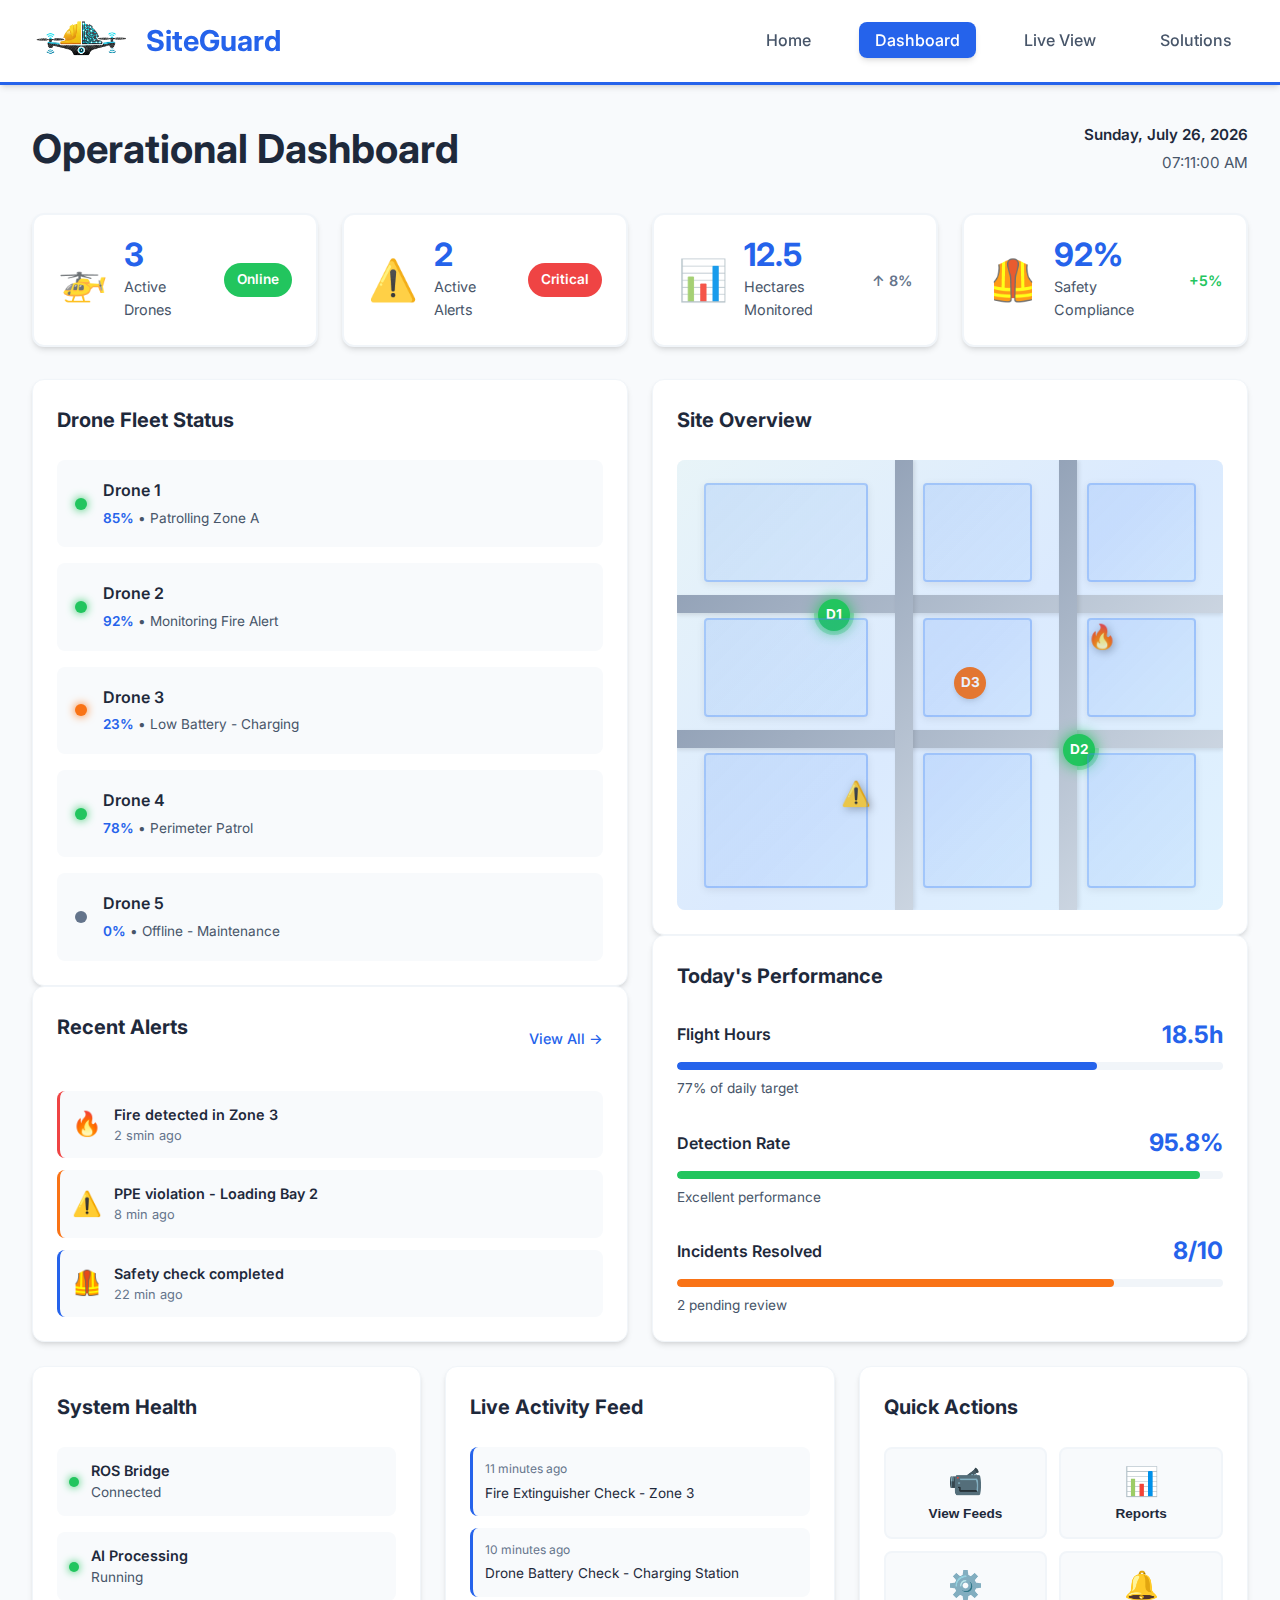
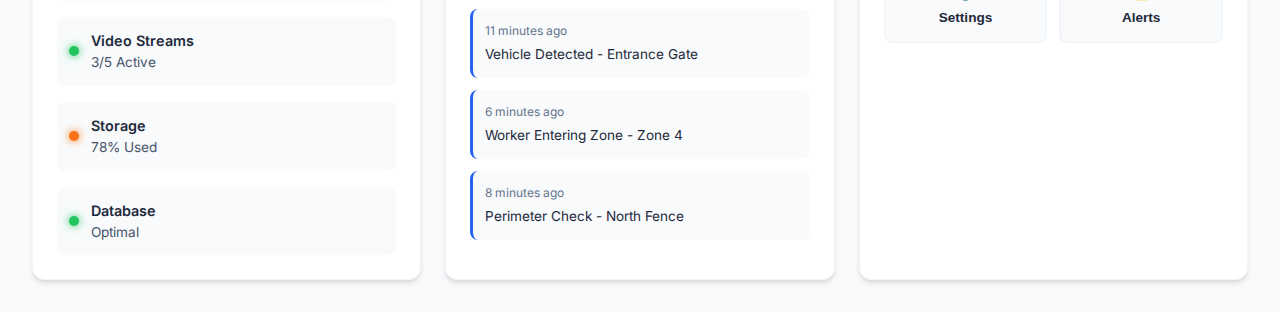
<file: SiteGaurd/dashboard.html>
<!DOCTYPE html>
<html lang="en">
<head>
    <meta charset="UTF-8">
    <meta name="viewport" content="width=device-width, initial-scale=1.0">
    <title>Dashboard - SiteGuard</title>
    <link rel="stylesheet" href="styles.css">
    <link href="https://fonts.googleapis.com/css2?family=Inter:wght@300;400;600;700&display=swap" rel="stylesheet">
</head>
<body>
    <!-- Navigation Bar -->
    <nav class="navbar">
        <div class="nav-container">
            <div class="nav-logo">
                <img src="logo.png" alt="SiteGuard Logo" class="logo-image">
                <h1>SiteGuard</h1>
            </div>
            <ul class="nav-menu">
                <li><a href="index.html">Home</a></li>
                <li><a href="dashboard.html" class="active">Dashboard</a></li>
                <li><a href="live-view.html">Live View</a></li>
                <li><a href="solutions.html">Solutions</a></li>
            </ul>
        </div>
    </nav>

    <!-- Dashboard Container -->
    <div class="dashboard-page">
        <div class="dashboard-header">
            <h1>Operational Dashboard</h1>
            <div class="dashboard-time">
                <span id="currentDate">Loading...</span>
                <span id="currentTime">Loading...</span>
            </div>
        </div>

        <div class="dashboard-content">
            
            <!-- Quick Stats Row -->
            <section class="quick-stats">
                <div class="stat-box stat-active">
                    <div class="stat-icon">🚁</div>
                    <div class="stat-info">
                        <div class="stat-value" id="activeDrones">3</div>
                        <div class="stat-label">Active Drones</div>
                    </div>
                    <div class="stat-status online">Online</div>
                </div>

                <div class="stat-box stat-alerts">
                    <div class="stat-icon">⚠️</div>
                    <div class="stat-info">
                        <div class="stat-value" id="activeAlerts">2</div>
                        <div class="stat-label">Active Alerts</div>
                    </div>
                    <div class="stat-status critical">Critical</div>
                </div>

                <div class="stat-box stat-monitored">
                    <div class="stat-icon">📊</div>
                    <div class="stat-info">
                        <div class="stat-value" id="areaMonitored">12.5</div>
                        <div class="stat-label">Hectares Monitored</div>
                    </div>
                    <div class="stat-trend">↑ 8%</div>
                </div>

                <div class="stat-box stat-compliance">
                    <div class="stat-icon">🦺</div>
                    <div class="stat-info">
                        <div class="stat-value" id="safetyScore">92%</div>
                        <div class="stat-label">Safety Compliance</div>
                    </div>
                    <div class="stat-trend positive">+5%</div>
                </div>
            </section>

            <!-- Main Dashboard Grid -->
            <div class="dashboard-grid">
                
                <!-- Left Column -->
                <div class="dashboard-left">
                    
                    <!-- Drone Fleet Status -->
                    <section class="dashboard-card drone-fleet-card">
                        <h2 class="card-title">Drone Fleet Status</h2>
                        <div class="drone-fleet-grid" id="droneFleetGrid">
                            <!-- Will be populated by JavaScript -->
                        </div>
                    </section>

                    <!-- Recent Alerts -->
                    <section class="dashboard-card alerts-summary-card">
                        <div class="card-header">
                            <h2 class="card-title">Recent Alerts</h2>
                            <a href="#" class="view-all-link">View All →</a>
                        </div>
                        <div class="alerts-summary-list" id="alertsSummaryList">
                            <!-- Will be populated by JavaScript -->
                        </div>
                    </section>

                </div>

                <!-- Center Column -->
                <div class="dashboard-center">
                    
                    <!-- Site Overview Map -->
                    <section class="dashboard-card site-overview-card">
                        <h2 class="card-title">Site Overview</h2>
                        <div class="site-overview-map">
                            <div class="map-background">
                                <!-- Roads/Streets -->
                                <div class="dashboard-road horizontal" style="top: 30%;"></div>
                                <div class="dashboard-road horizontal" style="top: 60%;"></div>
                                <div class="dashboard-road vertical" style="left: 40%;"></div>
                                <div class="dashboard-road vertical" style="left: 70%;"></div>
                                
                                <!-- Buildings/Areas -->
                                <div class="dashboard-building" style="top: 5%; left: 5%; width: 30%; height: 22%;"></div>
                                <div class="dashboard-building" style="top: 5%; left: 45%; width: 20%; height: 22%;"></div>
                                <div class="dashboard-building" style="top: 5%; left: 75%; width: 20%; height: 22%;"></div>
                                
                                <div class="dashboard-building" style="top: 35%; left: 5%; width: 30%; height: 22%;"></div>
                                <div class="dashboard-building" style="top: 35%; left: 45%; width: 20%; height: 22%;"></div>
                                <div class="dashboard-building" style="top: 35%; left: 75%; width: 20%; height: 22%;"></div>
                                
                                <div class="dashboard-building" style="top: 65%; left: 5%; width: 30%; height: 30%;"></div>
                                <div class="dashboard-building" style="top: 65%; left: 45%; width: 20%; height: 30%;"></div>
                                <div class="dashboard-building" style="top: 65%; left: 75%; width: 20%; height: 30%;"></div>
                            </div>
                            
                            <!-- Live drone markers -->
                            <div class="map-drone-marker" style="top: 30%; left: 25%;" data-status="active">
                                <div class="marker-pulse"></div>
                                <span class="marker-label">D1</span>
                            </div>
                            
                            <div class="map-drone-marker" style="top: 60%; left: 70%;" data-status="active">
                                <div class="marker-pulse"></div>
                                <span class="marker-label">D2</span>
                            </div>
                            
                            <div class="map-drone-marker" style="top: 45%; left: 50%;" data-status="charging">
                                <span class="marker-label">D3</span>
                            </div>

                            <!-- Alert markers -->
                            <div class="map-alert-marker" style="top: 35%; left: 75%;" data-type="fire">
                                <span class="alert-marker-icon">🔥</span>
                            </div>
                            
                            <div class="map-alert-marker" style="top: 70%; left: 30%;" data-type="warning">
                                <span class="alert-marker-icon">⚠️</span>
                            </div>
                        </div>
                    </section>

                    <!-- Performance Charts -->
                    <section class="dashboard-card performance-card">
                        <h2 class="card-title">Today's Performance</h2>
                        <div class="performance-metrics">
                            <div class="metric-item">
                                <div class="metric-header">
                                    <span class="metric-name">Flight Hours</span>
                                    <span class="metric-value-main">18.5h</span>
                                </div>
                                <div class="progress-bar">
                                    <div class="progress-fill" style="width: 77%;"></div>
                                </div>
                                <div class="metric-footer">77% of daily target</div>
                            </div>

                            <div class="metric-item">
                                <div class="metric-header">
                                    <span class="metric-name">Detection Rate</span>
                                    <span class="metric-value-main">95.8%</span>
                                </div>
                                <div class="progress-bar">
                                    <div class="progress-fill success" style="width: 95.8%;"></div>
                                </div>
                                <div class="metric-footer">Excellent performance</div>
                            </div>

                            <div class="metric-item">
                                <div class="metric-header">
                                    <span class="metric-name">Incidents Resolved</span>
                                    <span class="metric-value-main">8/10</span>
                                </div>
                                <div class="progress-bar">
                                    <div class="progress-fill warning" style="width: 80%;"></div>
                                </div>
                                <div class="metric-footer">2 pending review</div>
                            </div>
                        </div>
                    </section>

                </div>

                <!-- Right Column -->
                <div class="dashboard-right">
                    
                    <!-- System Health -->
                    <section class="dashboard-card system-health-card">
                        <h2 class="card-title">System Health</h2>
                        <div class="health-items">
                            <div class="health-item">
                                <div class="health-indicator online"></div>
                                <div class="health-info">
                                    <div class="health-name">ROS Bridge</div>
                                    <div class="health-status">Connected</div>
                                </div>
                            </div>

                            <div class="health-item">
                                <div class="health-indicator online"></div>
                                <div class="health-info">
                                    <div class="health-name">AI Processing</div>
                                    <div class="health-status">Running</div>
                                </div>
                            </div>

                            <div class="health-item">
                                <div class="health-indicator online"></div>
                                <div class="health-info">
                                    <div class="health-name">Video Streams</div>
                                    <div class="health-status">3/5 Active</div>
                                </div>
                            </div>

                            <div class="health-item">
                                <div class="health-indicator warning"></div>
                                <div class="health-info">
                                    <div class="health-name">Storage</div>
                                    <div class="health-status">78% Used</div>
                                </div>
                            </div>

                            <div class="health-item">
                                <div class="health-indicator online"></div>
                                <div class="health-info">
                                    <div class="health-name">Database</div>
                                    <div class="health-status">Optimal</div>
                                </div>
                            </div>
                        </div>
                    </section>

                    <!-- Live Activity Feed -->
                    <section class="dashboard-card activity-feed-card">
                        <h2 class="card-title">Live Activity Feed</h2>
                        <div class="activity-feed" id="activityFeed">
                            <!-- Will be populated by JavaScript -->
                        </div>
                    </section>

                    <!-- Quick Actions -->
                    <section class="dashboard-card quick-actions-card">
                        <h2 class="card-title">Quick Actions</h2>
                        <div class="quick-actions-grid">
                            <button class="action-btn" onclick="window.location.href='live-view.html'">
                                <span class="action-icon">📹</span>
                                <span class="action-label">View Feeds</span>
                            </button>
                            <button class="action-btn">
                                <span class="action-icon">📊</span>
                                <span class="action-label">Reports</span>
                            </button>
                            <button class="action-btn">
                                <span class="action-icon">⚙️</span>
                                <span class="action-label">Settings</span>
                            </button>
                            <button class="action-btn">
                                <span class="action-icon">🔔</span>
                                <span class="action-label">Alerts</span>
                            </button>
                        </div>
                    </section>

                </div>

            </div>

        </div>
    </div>

    <script src="app.js"></script>
    <script>
        // Dashboard-specific initialization
        document.addEventListener('DOMContentLoaded', function() {
            if (typeof initializeDashboardPage === 'function') {
                initializeDashboardPage();
            }
        });
    </script>
</body>
</html>
</file>
<file: SiteGaurd/styles.css>
/* ===================================
   SiteGuard Stylesheet
   Modern, responsive design with dark mode dashboard
   =================================== */

/* Root Variables */
:root {
    --primary-blue: #2563eb;
    --primary-blue-dark: #1d4ed8;
    --primary-blue-light: #3b82f6;
    --accent-yellow: #f59e0b;
    --accent-orange: #fb923c;
    
    /* Light theme colors */
    --bg-primary: #ffffff;
    --bg-secondary: #f8fafc;
    --bg-tertiary: #f1f5f9;
    --bg-card: #ffffff;
    
    /* Text colors */
    --text-primary: #1e293b;
    --text-secondary: #475569;
    --text-tertiary: #64748b;
    --text-light: #94a3b8;
    
    /* Status colors */
    --success-green: #22c55e;
    --warning-orange: #f97316;
    --danger-red: #ef4444;
    --critical-red: #dc2626;
    --purple-alert: #a855f7;
    
    --font-main: 'Inter', -apple-system, BlinkMacSystemFont, 'Segoe UI', sans-serif;
    --transition-speed: 0.3s;
    --shadow-sm: 0 1px 3px 0 rgba(0, 0, 0, 0.1), 0 1px 2px -1px rgba(0, 0, 0, 0.1);
    --shadow-md: 0 4px 6px -1px rgba(0, 0, 0, 0.1), 0 2px 4px -2px rgba(0, 0, 0, 0.1);
    --shadow-lg: 0 10px 15px -3px rgba(0, 0, 0, 0.1), 0 4px 6px -4px rgba(0, 0, 0, 0.1);
    --shadow-xl: 0 20px 25px -5px rgba(0, 0, 0, 0.1), 0 8px 10px -6px rgba(0, 0, 0, 0.1);
}

/* Reset & Base Styles */
* {
    margin: 0;
    padding: 0;
    box-sizing: border-box;
}

html {
    scroll-behavior: smooth;
}

body {
    font-family: var(--font-main);
    background-color: var(--bg-secondary);
    color: var(--text-primary);
    line-height: 1.6;
    overflow-x: hidden;
}

/* ===================================
   Navigation Bar
   =================================== */

.navbar {
    background: var(--bg-primary);
    padding: 1rem 0;
    box-shadow: var(--shadow-md);
    position: sticky;
    top: 0;
    z-index: 1000;
    border-bottom: 3px solid var(--primary-blue);
}

.nav-container {
    max-width: 1400px;
    margin: 0 auto;
    padding: 0 2rem;
    display: flex;
    justify-content: space-between;
    align-items: center;
}

.nav-logo {
    display: flex;
    align-items: center;
    gap: 1rem;
}

.logo-image {
    height: 50px;
    width: auto;
    transition: transform var(--transition-speed);
}

.logo-image:hover {
    transform: scale(1.05);
}

.nav-logo h1 {
    font-size: 1.8rem;
    font-weight: 700;
    color: var(--primary-blue);
}

.nav-menu {
    display: flex;
    list-style: none;
    gap: 2rem;
}

.nav-menu a {
    color: var(--text-secondary);
    text-decoration: none;
    font-weight: 500;
    padding: 0.5rem 1rem;
    border-radius: 8px;
    transition: all var(--transition-speed);
}

.nav-menu a:hover {
    background-color: var(--bg-tertiary);
    color: var(--primary-blue);
    transform: translateY(-2px);
}

.nav-menu a.active {
    background-color: var(--primary-blue);
    color: white;
    box-shadow: var(--shadow-md);
}

/* ===================================
   Hero Section
   =================================== */

.hero {
    position: relative;
    height: 60vh;
    min-height: 500px;
    display: flex;
    align-items: center;
    justify-content: center;
    background: linear-gradient(135deg, var(--primary-blue) 0%, var(--primary-blue-dark) 50%, #1e40af 100%);
    overflow: hidden;
}

.hero::before {
    content: '';
    position: absolute;
    top: 0;
    left: 0;
    right: 0;
    bottom: 0;
    background: url('https://via.placeholder.com/1920x1080/2563eb/ffffff?text=Drone+Aerial+View') center/cover;
    opacity: 0.1;
    z-index: 0;
}

.hero-content {
    position: relative;
    z-index: 1;
    text-align: center;
    max-width: 900px;
    padding: 2rem;
}

.hero-title {
    font-size: 3rem;
    font-weight: 700;
    margin-bottom: 1.5rem;
    line-height: 1.2;
    color: white;
    text-shadow: 2px 2px 8px rgba(0,0,0,0.3);
}

.hero-subtitle {
    font-size: 1.4rem;
    color: rgba(255, 255, 255, 0.9);
    margin-bottom: 2rem;
    font-weight: 300;
}

.hero-overlay {
    position: absolute;
    bottom: 0;
    left: 0;
    right: 0;
    height: 100px;
    background: linear-gradient(to top, var(--bg-secondary), transparent);
}

/* ===================================
   Buttons
   =================================== */

.btn {
    padding: 0.75rem 1.5rem;
    border: none;
    border-radius: 8px;
    font-weight: 600;
    cursor: pointer;
    transition: all var(--transition-speed);
    text-decoration: none;
    display: inline-block;
    font-size: 1rem;
}

.btn-primary {
    background: var(--primary-blue);
    color: white;
}

.btn-primary:hover {
    background: var(--primary-blue-dark);
    transform: translateY(-3px);
    box-shadow: 0 6px 20px rgba(37, 99, 235, 0.3);
}

.btn-secondary {
    background-color: white;
    color: var(--primary-blue);
    border: 2px solid var(--primary-blue);
}

.btn-secondary:hover {
    background-color: var(--primary-blue);
    color: white;
    transform: translateY(-2px);
}

.btn-danger {
    background-color: var(--danger-red);
    color: white;
}

.btn-danger:hover {
    background-color: var(--critical-red);
    box-shadow: 0 6px 20px rgba(239, 68, 68, 0.3);
}

.btn-warning {
    background-color: var(--warning-orange);
    color: white;
}

.btn-warning:hover {
    background-color: var(--accent-yellow);
}

.btn-large {
    padding: 1rem 2.5rem;
    font-size: 1.1rem;
}

/* ===================================
   Dashboard Container
   =================================== */

.dashboard-container {
    max-width: 1600px;
    margin: 0 auto;
    padding: 3rem 2rem;
}

.section-title {
    font-size: 2rem;
    margin-bottom: 2rem;
    color: var(--text-primary);
    font-weight: 700;
}

/* ===================================
   Critical Alerts Section
   =================================== */

.critical-alerts {
    margin-bottom: 4rem;
}

.alerts-grid {
    display: grid;
    grid-template-columns: repeat(auto-fit, minmax(350px, 1fr));
    gap: 2rem;
}

.alert-card {
    background: var(--bg-card);
    border-radius: 12px;
    padding: 1.5rem;
    box-shadow: var(--shadow-md);
    border: 2px solid transparent;
    transition: all var(--transition-speed);
}

.alert-card:hover {
    transform: translateY(-5px);
    box-shadow: var(--shadow-xl);
}

.alert-fire {
    border-color: var(--danger-red);
    background: linear-gradient(135deg, var(--bg-card) 0%, rgba(239, 68, 68, 0.05) 100%);
}

.alert-ppe {
    border-color: var(--warning-orange);
    background: linear-gradient(135deg, var(--bg-card) 0%, rgba(249, 115, 22, 0.05) 100%);
}

.alert-intruder {
    border-color: var(--purple-alert);
    background: linear-gradient(135deg, var(--bg-card) 0%, rgba(168, 85, 247, 0.05) 100%);
}

.alert-header {
    display: flex;
    align-items: center;
    gap: 1rem;
    margin-bottom: 1rem;
}

.alert-icon {
    font-size: 2rem;
}

.alert-header h3 {
    flex: 1;
    font-size: 1.3rem;
}

.alert-badge {
    padding: 0.3rem 0.8rem;
    border-radius: 20px;
    font-size: 0.8rem;
    font-weight: 600;
}

.alert-badge.critical {
    background-color: var(--danger-red);
    color: white;
}

.alert-badge.warning {
    background-color: var(--warning-orange);
    color: white;
}

.alert-body {
    display: flex;
    gap: 1rem;
    margin-bottom: 1rem;
}

.alert-info {
    flex: 1;
}

.alert-info p {
    margin-bottom: 0.5rem;
    color: var(--text-secondary);
}

.alert-thumbnail {
    width: 150px;
    height: 100px;
    border-radius: 8px;
    overflow: hidden;
}

.alert-thumbnail img {
    width: 100%;
    height: 100%;
    object-fit: cover;
}

/* ===================================
   Site Map Section
   =================================== */

.site-map-section {
    margin-bottom: 4rem;
}

.site-map-container {
    background: var(--bg-card);
    border-radius: 12px;
    padding: 2rem;
    box-shadow: var(--shadow-md);
    border: 1px solid var(--bg-tertiary);
}

.site-map {
    position: relative;
    width: 100%;
    border-radius: 8px;
    overflow: hidden;
    min-height: 500px;
}

.index-map-background {
    position: relative;
    width: 100%;
    height: 500px;
    background: linear-gradient(135deg, #e8f4f8 0%, #dbeafe 50%, #e0f2fe 100%);
    display: flex;
    align-items: center;
    justify-content: center;
}

/* Roads for index page */
.map-road {
    position: absolute;
    background: linear-gradient(135deg, #94a3b8 0%, #cbd5e1 100%);
    z-index: 1;
}

.map-road.horizontal {
    width: 100%;
    height: 20px;
    box-shadow: 0 2px 4px rgba(0,0,0,0.1);
}

.map-road.vertical {
    width: 20px;
    height: 100%;
    box-shadow: 2px 0 4px rgba(0,0,0,0.1);
}

/* Buildings/Areas for index page */
.map-building {
    position: absolute;
    background: linear-gradient(135deg, rgba(59, 130, 246, 0.15) 0%, rgba(96, 165, 250, 0.1) 100%);
    border: 2px solid rgba(59, 130, 246, 0.3);
    border-radius: 4px;
    box-shadow: 0 2px 8px rgba(0,0,0,0.08);
    z-index: 2;
}

.drone-marker,
.alert-marker {
    position: absolute;
    cursor: pointer;
    transition: all var(--transition-speed);
    z-index: 5;
}

.drone-marker:hover,
.alert-marker:hover {
    transform: scale(1.2);
    z-index: 10;
}

.marker-icon {
    font-size: 2rem;
    filter: drop-shadow(2px 2px 4px rgba(0,0,0,0.5));
    animation: pulse 2s infinite;
}

.drone-active .marker-icon {
    filter: drop-shadow(0 0 10px var(--success-green));
}

.drone-charging .marker-icon {
    opacity: 0.6;
    filter: drop-shadow(0 0 10px var(--warning-orange));
}

.marker-tooltip {
    position: absolute;
    top: -40px;
    left: 50%;
    transform: translateX(-50%);
    background: rgba(0, 0, 0, 0.9);
    color: white;
    padding: 0.5rem 1rem;
    border-radius: 6px;
    white-space: nowrap;
    font-size: 0.9rem;
    opacity: 0;
    pointer-events: none;
    transition: opacity var(--transition-speed);
}

.drone-marker:hover .marker-tooltip,
.alert-marker:hover .marker-tooltip {
    opacity: 1;
}

@keyframes pulse {
    0%, 100% { transform: scale(1); }
    50% { transform: scale(1.1); }
}

/* ===================================
   Metrics Section
   =================================== */

.metrics-section {
    margin-bottom: 4rem;
}

.metrics-grid {
    display: grid;
    grid-template-columns: repeat(auto-fit, minmax(250px, 1fr));
    gap: 2rem;
}

.metric-card {
    background: var(--bg-card);
    border-radius: 12px;
    padding: 2rem;
    text-align: center;
    box-shadow: var(--shadow-md);
    border: 2px solid var(--bg-tertiary);
    transition: all var(--transition-speed);
}

.metric-card:hover {
    transform: translateY(-5px);
    box-shadow: var(--shadow-xl);
    border-color: var(--primary-blue);
}

.metric-icon {
    font-size: 3rem;
    margin-bottom: 1rem;
}

.metric-card h3 {
    font-size: 1rem;
    color: var(--text-secondary);
    margin-bottom: 1rem;
    font-weight: 500;
}

.metric-value {
    font-size: 2.5rem;
    font-weight: 700;
    color: var(--primary-blue);
}

.metric-total {
    font-size: 1.5rem;
    color: var(--text-tertiary);
}

.metric-status {
    margin-top: 0.5rem;
    padding: 0.3rem 1rem;
    border-radius: 20px;
    font-size: 0.9rem;
    display: inline-block;
}

.metric-status.online {
    background-color: var(--success-green);
    color: white;
}

.metric-breakdown {
    margin-top: 1rem;
    display: flex;
    justify-content: center;
    gap: 1rem;
    font-size: 0.9rem;
    color: var(--text-secondary);
}

.metric-bar {
    width: 100%;
    height: 8px;
    background-color: var(--bg-tertiary);
    border-radius: 10px;
    margin-top: 1rem;
    overflow: hidden;
}

.metric-bar-fill {
    height: 100%;
    background: linear-gradient(90deg, var(--success-green) 0%, var(--primary-blue) 100%);
    border-radius: 10px;
    transition: width 1s ease;
}

.metric-trend {
    margin-top: 0.5rem;
    font-size: 0.9rem;
    color: var(--text-secondary);
}

.metric-trend.down {
    color: var(--success-green);
}

.activity-indicator {
    width: 60px;
    height: 8px;
    margin: 1rem auto 0;
    border-radius: 10px;
}

.activity-indicator.medium {
    background: linear-gradient(90deg, var(--warning-orange) 0%, var(--accent-yellow) 100%);
}

/* ===================================
   Activity Log Section
   =================================== */

.activity-log-section {
    margin-bottom: 4rem;
}

.activity-log {
    background: var(--bg-card);
    border-radius: 12px;
    padding: 2rem;
    box-shadow: var(--shadow-md);
    max-height: 500px;
    overflow-y: auto;
    border: 1px solid var(--bg-tertiary);
}

.activity-item {
    padding: 1rem;
    border-left: 3px solid var(--primary-blue);
    margin-bottom: 1rem;
    background: var(--bg-secondary);
    border-radius: 6px;
    transition: all var(--transition-speed);
}

.activity-item:hover {
    border-left-color: var(--accent-orange);
    background: var(--bg-tertiary);
    transform: translateX(5px);
}

.activity-time {
    font-size: 0.85rem;
    color: var(--text-tertiary);
}

.activity-type {
    font-weight: 600;
    color: var(--primary-blue);
    margin: 0.3rem 0;
}

.activity-location {
    font-size: 0.9rem;
    color: var(--text-primary);
}

.activity-description {
    font-size: 0.9rem;
    color: var(--text-secondary);
    margin-top: 0.3rem;
}

/* Custom Scrollbar */
.activity-log::-webkit-scrollbar {
    width: 8px;
}

.activity-log::-webkit-scrollbar-track {
    background: var(--bg-tertiary);
    border-radius: 10px;
}

.activity-log::-webkit-scrollbar-thumb {
    background: var(--primary-blue);
    border-radius: 10px;
}

.activity-log::-webkit-scrollbar-thumb:hover {
    background: var(--primary-blue-dark);
}

/* ===================================
   Live View Page Styles
   =================================== */

.live-view-container {
    max-width: 1800px;
    margin: 0 auto;
    padding: 2rem;
}

.page-title {
    font-size: 2.5rem;
    margin-bottom: 2rem;
    color: var(--text-primary);
    font-weight: 700;
}

.live-view-layout {
    display: grid;
    grid-template-columns: 250px 1fr 300px;
    gap: 2rem;
    min-height: 80vh;
}

/* Drone Panel */
.drone-panel {
    background: var(--bg-card);
    border-radius: 12px;
    padding: 1.5rem;
    box-shadow: var(--shadow-md);
    height: fit-content;
    border: 1px solid var(--bg-tertiary);
}

.drone-panel h2 {
    color: var(--text-primary);
    margin-bottom: 1.5rem;
    font-size: 1.3rem;
    font-weight: 700;
}

.drone-list {
    display: flex;
    flex-direction: column;
    gap: 1rem;
}

.drone-item {
    background: var(--bg-secondary);
    border-radius: 8px;
    padding: 1rem;
    cursor: pointer;
    border: 2px solid transparent;
    transition: all var(--transition-speed);
    display: flex;
    gap: 1rem;
    align-items: flex-start;
}

.drone-item:hover {
    border-color: var(--primary-blue);
    transform: translateX(5px);
}

.drone-item.active {
    border-color: var(--primary-blue);
    background: var(--bg-card);
    box-shadow: var(--shadow-md);
}

.drone-status-indicator {
    width: 12px;
    height: 12px;
    border-radius: 50%;
    margin-top: 5px;
    flex-shrink: 0;
}

.drone-status-indicator.online {
    background-color: var(--success-green);
    box-shadow: 0 0 10px var(--success-green);
}

.drone-status-indicator.warning {
    background-color: var(--warning-orange);
    box-shadow: 0 0 10px var(--warning-orange);
}

.drone-status-indicator.offline {
    background-color: var(--grey-text);
}

.drone-info h3 {
    font-size: 1.1rem;
    margin-bottom: 0.3rem;
}

.drone-status {
    font-size: 0.85rem;
    color: var(--text-secondary);
    margin-bottom: 0.5rem;
}

.drone-stats {
    display: flex;
    gap: 1rem;
    font-size: 0.8rem;
    color: var(--text-tertiary);
}

/* Video Main Section */
.video-main {
    background: var(--bg-card);
    border-radius: 12px;
    padding: 2rem;
    box-shadow: var(--shadow-md);
    border: 1px solid var(--bg-tertiary);
}

.video-header {
    display: flex;
    justify-content: space-between;
    align-items: center;
    margin-bottom: 1.5rem;
}

.video-header h2 {
    color: var(--text-primary);
    font-size: 1.5rem;
    font-weight: 700;
}

.video-container {
    position: relative;
    background: #000000;
    border-radius: 8px;
    overflow: hidden;
    margin-bottom: 1.5rem;
    border: 1px solid var(--bg-tertiary);
}

.video-feed {
    position: relative;
    width: 100%;
    aspect-ratio: 16 / 9;
}

.video-feed img,
.video-feed video {
    width: 100%;
    height: 100%;
    object-fit: cover;
}

/* Detection Overlays */
.detection-overlays {
    position: absolute;
    top: 0;
    left: 0;
    right: 0;
    bottom: 0;
    pointer-events: none;
}

.detection-box {
    position: absolute;
    border: 2px solid var(--accent-yellow);
    background: rgba(243, 156, 18, 0.1);
    border-radius: 4px;
    animation: fadeIn 0.3s;
}

.detection-label {
    position: absolute;
    top: -25px;
    left: 0;
    background: var(--accent-yellow);
    color: var(--dark-bg);
    padding: 0.2rem 0.5rem;
    border-radius: 4px;
    font-size: 0.8rem;
    font-weight: 600;
    white-space: nowrap;
}

.detection-confidence {
    margin-left: 0.3rem;
    opacity: 0.8;
}

@keyframes fadeIn {
    from { opacity: 0; }
    to { opacity: 1; }
}

/* Telemetry Overlay */
.telemetry-overlay {
    position: absolute;
    bottom: 1rem;
    left: 1rem;
    background: rgba(0, 0, 0, 0.8);
    padding: 1rem;
    border-radius: 8px;
    display: grid;
    grid-template-columns: repeat(2, 1fr);
    gap: 0.8rem;
    font-size: 0.9rem;
}

.telemetry-item {
    display: flex;
    gap: 0.5rem;
}

.telemetry-label {
    color: rgba(255, 255, 255, 0.7);
}

.telemetry-value {
    color: var(--accent-orange);
    font-weight: 600;
}

/* Stream Status */
.stream-status {
    position: absolute;
    top: 1rem;
    right: 1rem;
    background: rgba(0, 0, 0, 0.8);
    padding: 0.5rem 1rem;
    border-radius: 20px;
    display: flex;
    align-items: center;
    gap: 0.5rem;
    font-size: 0.9rem;
}

.status-dot {
    width: 8px;
    height: 8px;
    border-radius: 50%;
    background-color: var(--success-green);
    animation: blink 2s infinite;
}

@keyframes blink {
    0%, 100% { opacity: 1; }
    50% { opacity: 0.3; }
}

/* Stream Info */
.stream-info {
    display: grid;
    grid-template-columns: repeat(auto-fit, minmax(200px, 1fr));
    gap: 1rem;
    background: var(--bg-secondary);
    padding: 1rem;
    border-radius: 8px;
}

.stream-info p {
    font-size: 0.9rem;
    color: var(--text-secondary);
}

.stream-info span {
    color: var(--primary-blue);
    font-weight: 600;
}

/* Event Stream Sidebar */
.event-stream {
    background: var(--bg-card);
    border-radius: 12px;
    padding: 1.5rem;
    box-shadow: var(--shadow-md);
    height: fit-content;
    max-height: 800px;
    overflow-y: auto;
    border: 1px solid var(--bg-tertiary);
}

.event-stream h2 {
    color: var(--text-primary);
    margin-bottom: 0.5rem;
    font-size: 1.3rem;
    font-weight: 700;
}

.event-drone-label {
    color: var(--text-secondary);
    font-size: 0.9rem;
    margin-bottom: 1.5rem;
}

.event-list {
    display: flex;
    flex-direction: column;
    gap: 1rem;
}

.event-item {
    padding: 0.8rem;
    background: var(--bg-secondary);
    border-radius: 6px;
    border-left: 3px solid var(--primary-blue);
    transition: all var(--transition-speed);
}

.event-item:hover {
    border-left-color: var(--accent-orange);
    transform: translateX(5px);
    background: var(--bg-tertiary);
}

.event-item-time {
    font-size: 0.75rem;
    color: var(--text-tertiary);
}

.event-item-type {
    font-weight: 600;
    color: var(--text-primary);
    margin: 0.3rem 0;
    font-size: 0.9rem;
}

.event-item-desc {
    font-size: 0.8rem;
    color: var(--text-secondary);
}

/* ===================================
   Solutions Page Styles
   =================================== */

.solutions-hero {
    position: relative;
    height: 40vh;
    min-height: 350px;
    display: flex;
    align-items: center;
    justify-content: center;
    background: linear-gradient(135deg, var(--primary-blue) 0%, var(--primary-blue-dark) 100%);
}

.solutions-hero .hero-title {
    color: white;
}

.solutions-hero .hero-subtitle {
    color: rgba(255, 255, 255, 0.9);
}

.solutions-container {
    max-width: 1400px;
    margin: 0 auto;
    padding: 3rem 2rem;
}

/* Benefits Section */
.benefits-section {
    margin-bottom: 4rem;
}

.benefits-grid {
    display: grid;
    grid-template-columns: repeat(auto-fit, minmax(280px, 1fr));
    gap: 2rem;
}

.benefit-card {
    background: var(--bg-card);
    border-radius: 12px;
    padding: 2rem;
    box-shadow: var(--shadow-md);
    border: 2px solid var(--bg-tertiary);
    transition: all var(--transition-speed);
}

.benefit-card:hover {
    transform: translateY(-8px);
    border-color: var(--primary-blue);
    box-shadow: var(--shadow-xl);
}

.benefit-icon {
    font-size: 3.5rem;
    margin-bottom: 1rem;
}

.benefit-card h3 {
    font-size: 1.5rem;
    margin-bottom: 1rem;
    color: var(--primary-blue);
    font-weight: 700;
}

.benefit-card p {
    color: var(--text-secondary);
    margin-bottom: 1.5rem;
    line-height: 1.6;
}

.benefit-features {
    list-style: none;
}

.benefit-features li {
    padding: 0.5rem 0;
    color: var(--text-primary);
    font-size: 0.95rem;
}

/* Use Cases Section */
.use-cases-section {
    margin-bottom: 4rem;
}

.use-cases-grid {
    display: grid;
    grid-template-columns: repeat(auto-fit, minmax(320px, 1fr));
    gap: 2rem;
}

.use-case-card {
    background: var(--bg-card);
    border-radius: 12px;
    padding: 2rem;
    box-shadow: var(--shadow-md);
    border-left: 4px solid var(--primary-blue);
    transition: all var(--transition-speed);
}

.use-case-card:hover {
    border-left-color: var(--accent-orange);
    transform: translateX(8px);
    box-shadow: var(--shadow-xl);
}

.use-case-icon {
    font-size: 3rem;
    margin-bottom: 1rem;
}

.use-case-card h3 {
    font-size: 1.3rem;
    margin-bottom: 1rem;
    color: var(--text-primary);
    font-weight: 700;
}

.use-case-card p {
    color: var(--text-secondary);
    line-height: 1.6;
    margin-bottom: 1rem;
}

.use-case-stats {
    display: flex;
    gap: 1rem;
    flex-wrap: wrap;
}

.use-case-stats span {
    background: var(--bg-tertiary);
    padding: 0.4rem 0.8rem;
    border-radius: 6px;
    font-size: 0.85rem;
    color: var(--primary-blue);
    font-weight: 600;
}

/* Technology Section */
.technology-section {
    margin-bottom: 4rem;
}

.technology-content {
    display: grid;
    grid-template-columns: 1fr 2fr;
    gap: 3rem;
    background: var(--bg-card);
    border-radius: 12px;
    padding: 3rem;
    box-shadow: var(--shadow-md);
    border: 1px solid var(--bg-tertiary);
}

.technology-visual {
    position: relative;
    display: flex;
    align-items: center;
    justify-content: center;
}

.tech-icon {
    position: absolute;
    font-size: 6rem;
    opacity: 0.2;
    z-index: 0;
}

.technology-visual img {
    width: 100%;
    border-radius: 8px;
    box-shadow: var(--shadow-md);
    position: relative;
    z-index: 1;
}

.technology-description h3 {
    font-size: 1.8rem;
    margin-bottom: 1.5rem;
    color: var(--primary-blue);
    font-weight: 700;
}

.technology-description p {
    color: var(--text-secondary);
    line-height: 1.8;
    margin-bottom: 1.5rem;
}

.tech-features {
    list-style: none;
    margin-bottom: 2rem;
}

.tech-features li {
    padding: 1rem;
    margin-bottom: 1rem;
    background: var(--bg-secondary);
    border-radius: 8px;
    border-left: 3px solid var(--primary-blue);
    color: var(--text-secondary);
}

.tech-features strong {
    color: var(--primary-blue);
}

.tech-specs {
    display: grid;
    grid-template-columns: repeat(3, 1fr);
    gap: 2rem;
    margin-top: 2rem;
}

.tech-spec-item {
    text-align: center;
}

.spec-value {
    display: block;
    font-size: 2rem;
    font-weight: 700;
    color: var(--primary-blue);
    margin-bottom: 0.5rem;
}

.spec-label {
    display: block;
    font-size: 0.9rem;
    color: var(--text-secondary);
}

/* CTA Section */
.cta-section {
    background: linear-gradient(135deg, var(--primary-blue) 0%, var(--primary-blue-dark) 100%);
    border-radius: 12px;
    padding: 4rem 2rem;
    text-align: center;
    box-shadow: var(--shadow-lg);
}

.cta-content h2 {
    font-size: 2.5rem;
    margin-bottom: 1rem;
    color: white;
}

.cta-content p {
    font-size: 1.2rem;
    margin-bottom: 2rem;
    color: rgba(255, 255, 255, 0.95);
}

.cta-buttons {
    display: flex;
    justify-content: center;
    gap: 1rem;
    flex-wrap: wrap;
    margin-bottom: 2rem;
}

.cta-contact p {
    font-size: 1rem;
    color: rgba(255, 255, 255, 0.95);
}

/* Footer */
.footer {
    background: var(--bg-card);
    padding: 2rem;
    margin-top: 4rem;
    border-top: 3px solid var(--primary-blue);
}

.footer-content {
    max-width: 1400px;
    margin: 0 auto;
    display: flex;
    justify-content: space-between;
    align-items: center;
    flex-wrap: wrap;
    gap: 1rem;
}

.footer-links {
    display: flex;
    gap: 2rem;
}

.footer-links a {
    color: var(--text-secondary);
    text-decoration: none;
    transition: color var(--transition-speed);
}

.footer-links a:hover {
    color: var(--primary-blue);
}

/* ===================================
   Dashboard Page Styles
   =================================== */

.dashboard-page {
    max-width: 1800px;
    margin: 0 auto;
    padding: 2rem;
}

.dashboard-header {
    display: flex;
    justify-content: space-between;
    align-items: center;
    margin-bottom: 2rem;
}

.dashboard-header h1 {
    font-size: 2.5rem;
    color: var(--text-primary);
    font-weight: 700;
}

.dashboard-time {
    display: flex;
    flex-direction: column;
    align-items: flex-end;
    gap: 0.25rem;
}

.dashboard-time span {
    color: var(--text-secondary);
    font-size: 0.95rem;
}

.dashboard-time span:first-child {
    font-weight: 600;
    color: var(--text-primary);
}

/* Quick Stats */
.quick-stats {
    display: grid;
    grid-template-columns: repeat(auto-fit, minmax(250px, 1fr));
    gap: 1.5rem;
    margin-bottom: 2rem;
}

.stat-box {
    background: var(--bg-card);
    border-radius: 12px;
    padding: 1.5rem;
    box-shadow: var(--shadow-md);
    display: flex;
    align-items: center;
    gap: 1rem;
    border: 2px solid var(--bg-tertiary);
    transition: all var(--transition-speed);
}

.stat-box:hover {
    transform: translateY(-3px);
    box-shadow: var(--shadow-lg);
    border-color: var(--primary-blue);
}

.stat-icon {
    font-size: 2.5rem;
    opacity: 0.9;
}

.stat-info {
    flex: 1;
}

.stat-value {
    font-size: 2rem;
    font-weight: 700;
    color: var(--primary-blue);
    line-height: 1;
}

.stat-label {
    font-size: 0.9rem;
    color: var(--text-secondary);
    margin-top: 0.25rem;
}

.stat-status {
    padding: 0.4rem 0.8rem;
    border-radius: 20px;
    font-size: 0.85rem;
    font-weight: 600;
}

.stat-status.online {
    background-color: var(--success-green);
    color: white;
}

.stat-status.critical {
    background-color: var(--danger-red);
    color: white;
}

.stat-trend {
    font-size: 0.9rem;
    color: var(--text-tertiary);
    font-weight: 600;
}

.stat-trend.positive {
    color: var(--success-green);
}

/* Dashboard Grid Layout */
.dashboard-grid {
    display: grid;
    grid-template-columns: 350px 1fr 300px;
    gap: 1.5rem;
}

.dashboard-card {
    background: var(--bg-card);
    border-radius: 12px;
    padding: 1.5rem;
    box-shadow: var(--shadow-md);
    border: 1px solid var(--bg-tertiary);
}

.card-title {
    font-size: 1.25rem;
    font-weight: 700;
    color: var(--text-primary);
    margin-bottom: 1.5rem;
}

.card-header {
    display: flex;
    justify-content: space-between;
    align-items: center;
    margin-bottom: 1.5rem;
}

.view-all-link {
    color: var(--primary-blue);
    text-decoration: none;
    font-size: 0.9rem;
    font-weight: 500;
    transition: color var(--transition-speed);
}

.view-all-link:hover {
    color: var(--primary-blue-dark);
}

/* Drone Fleet Grid */
.drone-fleet-grid {
    display: grid;
    gap: 1rem;
}

.fleet-drone-item {
    display: flex;
    align-items: center;
    gap: 1rem;
    padding: 1rem;
    background: var(--bg-secondary);
    border-radius: 8px;
    border: 2px solid transparent;
    transition: all var(--transition-speed);
}

.fleet-drone-item:hover {
    border-color: var(--primary-blue);
}

.fleet-drone-status {
    width: 12px;
    height: 12px;
    border-radius: 50%;
    flex-shrink: 0;
}

.fleet-drone-status.active {
    background-color: var(--success-green);
    box-shadow: 0 0 10px var(--success-green);
}

.fleet-drone-status.charging {
    background-color: var(--warning-orange);
    box-shadow: 0 0 10px var(--warning-orange);
}

.fleet-drone-status.offline {
    background-color: var(--text-tertiary);
}

.fleet-drone-info {
    flex: 1;
}

.fleet-drone-name {
    font-weight: 600;
    color: var(--text-primary);
    margin-bottom: 0.25rem;
}

.fleet-drone-detail {
    font-size: 0.85rem;
    color: var(--text-secondary);
}

.fleet-drone-battery {
    font-weight: 600;
    color: var(--primary-blue);
}

/* Alerts Summary */
.alerts-summary-list {
    display: flex;
    flex-direction: column;
    gap: 0.75rem;
}

.alert-summary-item {
    display: flex;
    align-items: center;
    gap: 0.75rem;
    padding: 0.75rem;
    background: var(--bg-secondary);
    border-radius: 8px;
    border-left: 3px solid var(--primary-blue);
}

.alert-summary-item.critical {
    border-left-color: var(--danger-red);
}

.alert-summary-item.warning {
    border-left-color: var(--warning-orange);
}

.alert-summary-icon {
    font-size: 1.5rem;
}

.alert-summary-info {
    flex: 1;
}

.alert-summary-title {
    font-weight: 600;
    color: var(--text-primary);
    font-size: 0.9rem;
}

.alert-summary-time {
    font-size: 0.8rem;
    color: var(--text-tertiary);
}

/* Site Overview Map */
.site-overview-map {
    position: relative;
    width: 100%;
    border-radius: 8px;
    overflow: hidden;
    background: var(--bg-tertiary);
    min-height: 450px;
}

.map-background {
    position: relative;
    width: 100%;
    height: 450px;
    background: linear-gradient(135deg, #e8f4f8 0%, #dbeafe 50%, #e0f2fe 100%);
    display: flex;
    align-items: center;
    justify-content: center;
}

/* Roads for dashboard page */
.dashboard-road {
    position: absolute;
    background: linear-gradient(135deg, #94a3b8 0%, #cbd5e1 100%);
    z-index: 1;
}

.dashboard-road.horizontal {
    width: 100%;
    height: 18px;
    box-shadow: 0 2px 4px rgba(0,0,0,0.1);
}

.dashboard-road.vertical {
    width: 18px;
    height: 100%;
    box-shadow: 2px 0 4px rgba(0,0,0,0.1);
}

/* Buildings/Areas for dashboard page */
.dashboard-building {
    position: absolute;
    background: linear-gradient(135deg, rgba(59, 130, 246, 0.15) 0%, rgba(96, 165, 250, 0.1) 100%);
    border: 2px solid rgba(59, 130, 246, 0.3);
    border-radius: 4px;
    box-shadow: 0 2px 8px rgba(0,0,0,0.08);
    z-index: 2;
}

.map-drone-marker {
    position: absolute;
    width: 40px;
    height: 40px;
    display: flex;
    align-items: center;
    justify-content: center;
    cursor: pointer;
    transition: transform var(--transition-speed);
}

.map-drone-marker:hover {
    transform: scale(1.2);
    z-index: 10;
}

.map-drone-marker[data-status="active"] .marker-label {
    background: var(--success-green);
    box-shadow: 0 0 15px var(--success-green);
}

.map-drone-marker[data-status="charging"] .marker-label {
    background: var(--warning-orange);
}

.marker-pulse {
    position: absolute;
    width: 40px;
    height: 40px;
    border-radius: 50%;
    background: var(--success-green);
    opacity: 0.3;
    animation: pulse-animation 2s infinite;
}

@keyframes pulse-animation {
    0% { transform: scale(0.8); opacity: 0.5; }
    50% { transform: scale(1.2); opacity: 0.2; }
    100% { transform: scale(0.8); opacity: 0.5; }
}

.marker-label {
    position: relative;
    z-index: 1;
    width: 32px;
    height: 32px;
    background: var(--primary-blue);
    color: white;
    border-radius: 50%;
    display: flex;
    align-items: center;
    justify-content: center;
    font-weight: 700;
    font-size: 0.85rem;
    box-shadow: var(--shadow-md);
}

.map-alert-marker {
    position: absolute;
    width: 30px;
    height: 30px;
    cursor: pointer;
    transition: transform var(--transition-speed);
}

.map-alert-marker:hover {
    transform: scale(1.3);
}

.alert-marker-icon {
    font-size: 1.5rem;
    filter: drop-shadow(2px 2px 4px rgba(0,0,0,0.3));
    animation: bounce 1s infinite;
}

@keyframes bounce {
    0%, 100% { transform: translateY(0); }
    50% { transform: translateY(-5px); }
}

/* Performance Metrics */
.performance-metrics {
    display: flex;
    flex-direction: column;
    gap: 1.5rem;
}

.metric-item {
    display: flex;
    flex-direction: column;
    gap: 0.5rem;
}

.metric-header {
    display: flex;
    justify-content: space-between;
    align-items: center;
}

.metric-name {
    font-weight: 600;
    color: var(--text-primary);
}

.metric-value-main {
    font-weight: 700;
    font-size: 1.5rem;
    color: var(--primary-blue);
}

.progress-bar {
    width: 100%;
    height: 8px;
    background: var(--bg-tertiary);
    border-radius: 10px;
    overflow: hidden;
}

.progress-fill {
    height: 100%;
    background: var(--primary-blue);
    border-radius: 10px;
    transition: width 1s ease;
}

.progress-fill.success {
    background: var(--success-green);
}

.progress-fill.warning {
    background: var(--warning-orange);
}

.metric-footer {
    font-size: 0.85rem;
    color: var(--text-secondary);
}

/* System Health */
.health-items {
    display: flex;
    flex-direction: column;
    gap: 1rem;
}

.health-item {
    display: flex;
    align-items: center;
    gap: 0.75rem;
    padding: 0.75rem;
    background: var(--bg-secondary);
    border-radius: 8px;
}

.health-indicator {
    width: 10px;
    height: 10px;
    border-radius: 50%;
    flex-shrink: 0;
}

.health-indicator.online {
    background: var(--success-green);
    box-shadow: 0 0 8px var(--success-green);
}

.health-indicator.warning {
    background: var(--warning-orange);
    box-shadow: 0 0 8px var(--warning-orange);
}

.health-indicator.offline {
    background: var(--text-tertiary);
}

.health-info {
    flex: 1;
}

.health-name {
    font-weight: 600;
    color: var(--text-primary);
    font-size: 0.9rem;
}

.health-status {
    font-size: 0.85rem;
    color: var(--text-secondary);
}

/* Activity Feed */
.activity-feed {
    display: flex;
    flex-direction: column;
    gap: 0.75rem;
    max-height: 400px;
    overflow-y: auto;
}

.activity-feed-item {
    padding: 0.75rem;
    background: var(--bg-secondary);
    border-radius: 8px;
    border-left: 3px solid var(--primary-blue);
}

.activity-feed-time {
    font-size: 0.75rem;
    color: var(--text-tertiary);
    margin-bottom: 0.25rem;
}

.activity-feed-text {
    font-size: 0.85rem;
    color: var(--text-primary);
}

/* Quick Actions */
.quick-actions-grid {
    display: grid;
    grid-template-columns: repeat(2, 1fr);
    gap: 0.75rem;
}

.action-btn {
    display: flex;
    flex-direction: column;
    align-items: center;
    gap: 0.5rem;
    padding: 1rem;
    background: var(--bg-secondary);
    border: 2px solid var(--bg-tertiary);
    border-radius: 8px;
    cursor: pointer;
    transition: all var(--transition-speed);
}

.action-btn:hover {
    background: var(--primary-blue);
    border-color: var(--primary-blue);
    transform: translateY(-2px);
    box-shadow: var(--shadow-md);
}

.action-btn:hover .action-icon {
    transform: scale(1.1);
}

.action-btn:hover .action-label {
    color: white;
}

.action-icon {
    font-size: 1.75rem;
    transition: transform var(--transition-speed);
}

.action-label {
    font-size: 0.85rem;
    font-weight: 600;
    color: var(--text-primary);
    transition: color var(--transition-speed);
}

/* Dashboard Responsive */
@media (max-width: 1400px) {
    .dashboard-grid {
        grid-template-columns: 1fr 1fr;
    }
    
    .dashboard-right {
        grid-column: 1 / -1;
        display: grid;
        grid-template-columns: repeat(3, 1fr);
        gap: 1.5rem;
    }
}

@media (max-width: 768px) {
    .dashboard-grid {
        grid-template-columns: 1fr;
    }
    
    .dashboard-right {
        grid-template-columns: 1fr;
    }
    
    .quick-stats {
        grid-template-columns: 1fr;
    }
    
    .dashboard-header {
        flex-direction: column;
        align-items: flex-start;
        gap: 1rem;
    }
    
    .dashboard-time {
        align-items: flex-start;
    }
}

/* ===================================
   Responsive Design
   =================================== */

@media (max-width: 1200px) {
    .live-view-layout {
        grid-template-columns: 1fr;
    }
    
    .drone-panel,
    .event-stream {
        max-height: 300px;
    }
    
    .technology-content {
        grid-template-columns: 1fr;
    }
}

@media (max-width: 768px) {
    .nav-menu {
        gap: 1rem;
    }
    
    .nav-menu a {
        padding: 0.5rem;
        font-size: 0.9rem;
    }
    
    .hero-title {
        font-size: 2rem;
    }
    
    .hero-subtitle {
        font-size: 1.1rem;
    }
    
    .alerts-grid,
    .metrics-grid,
    .benefits-grid,
    .use-cases-grid {
        grid-template-columns: 1fr;
    }
    
    .dashboard-container,
    .solutions-container {
        padding: 2rem 1rem;
    }
    
    .section-title {
        font-size: 1.5rem;
    }
    
    .telemetry-overlay {
        font-size: 0.75rem;
        padding: 0.5rem;
        gap: 0.5rem;
    }
    
    .tech-specs {
        grid-template-columns: 1fr;
        gap: 1rem;
    }
    
    .cta-content h2 {
        font-size: 1.8rem;
    }
}

@media (max-width: 480px) {
    .logo-image {
        height: 35px;
    }
    
    .nav-logo h1 {
        font-size: 1.3rem;
    }
    
    .nav-menu {
        gap: 0.5rem;
    }
    
    .hero {
        min-height: 400px;
    }
    
    .hero-title {
        font-size: 1.5rem;
    }
    
    .page-title {
        font-size: 1.8rem;
    }
    
    .alert-body {
        flex-direction: column;
    }
    
    .alert-thumbnail {
        width: 100%;
    }
}
</file>
